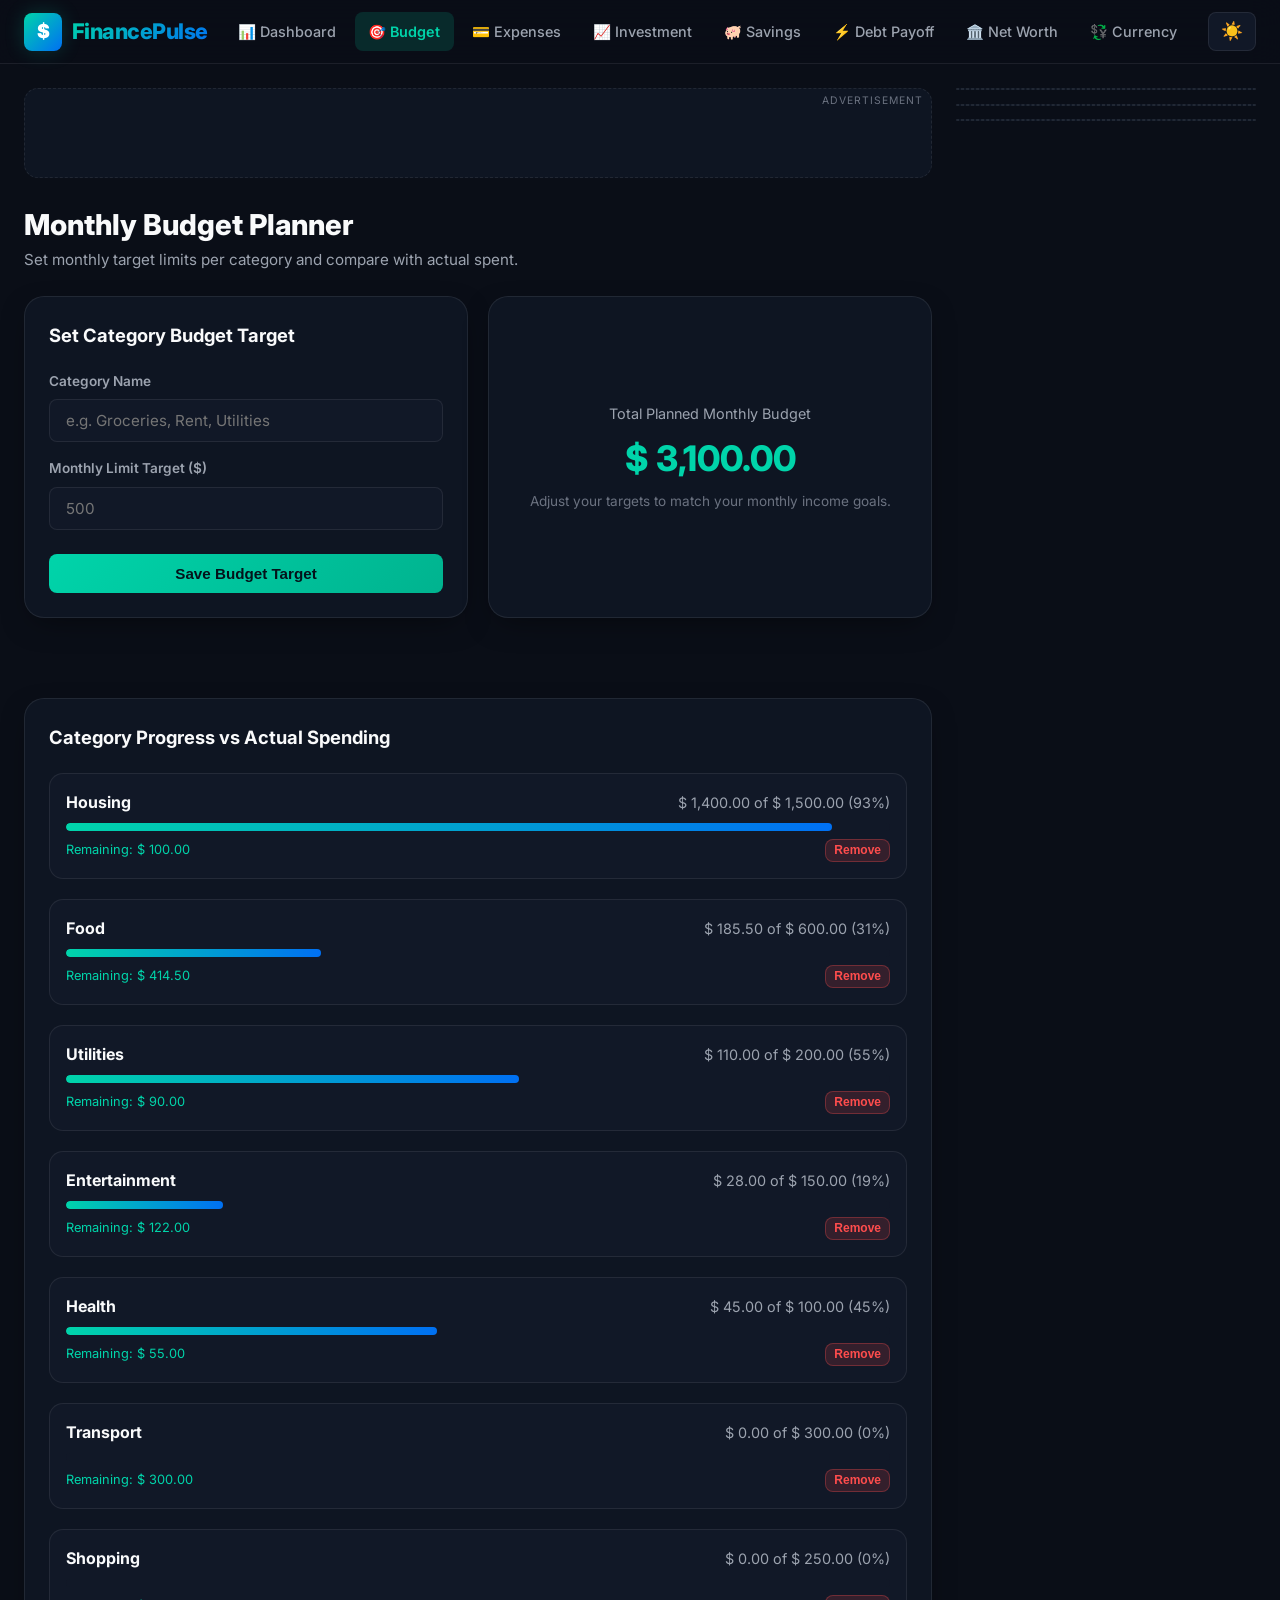
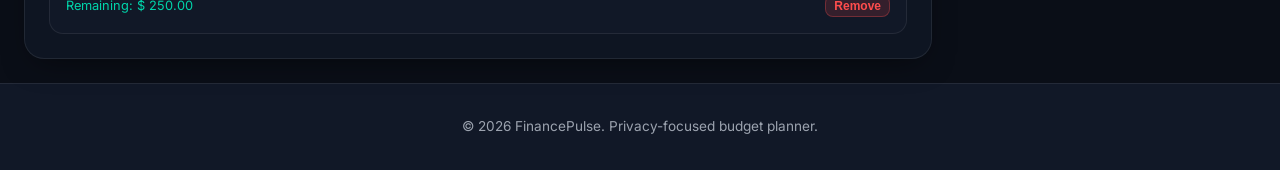
<file: budget.html>
<!DOCTYPE html>
<html lang="en" data-theme="dark">
<head>
  <meta charset="UTF-8">
  <meta name="google-adsense-account" content="ca-pub-3658285354001217">
  <script async src="https://pagead2.googlesyndication.com/pagead/js/adsbygoogle.js?client=ca-pub-3658285354001217" crossorigin="anonymous"></script>
  <meta name="viewport" content="width=device-width, initial-scale=1.0">
  <title>Budget Planner — FinancePulse</title>
  <meta name="description" content="Free monthly budget planner tool. Set spending limits per category, track actual expenses, and stop overspending today.">
  
  <link rel="icon" href="assets/favicon.svg" type="image/svg+xml">
  <link rel="preconnect" href="https://fonts.googleapis.com">
  <link rel="preconnect" href="https://fonts.gstatic.com" crossorigin>
  <link href="https://fonts.googleapis.com/css2?family=Inter:wght@300;400;500;600;700;800&display=swap" rel="stylesheet">
  
  <link rel="stylesheet" href="css/style.css">
</head>
<body>

  <!-- NAVBAR -->
  <nav class="navbar">
    <div class="nav-container">
      <a href="index.html" class="brand">
        <div class="brand-icon">$</div>
        <span>FinancePulse</span>
      </a>
      
      <ul class="nav-links">
        <li><a href="index.html" class="nav-link">📊 Dashboard</a></li>
        <li><a href="budget.html" class="nav-link active">🎯 Budget</a></li>
        <li><a href="expenses.html" class="nav-link">💳 Expenses</a></li>
        <li><a href="investment.html" class="nav-link">📈 Investment</a></li>
        <li><a href="savings.html" class="nav-link">🐖 Savings</a></li>
        <li><a href="debt.html" class="nav-link">⚡ Debt Payoff</a></li>
        <li><a href="networth.html" class="nav-link">🏛️ Net Worth</a></li>
        <li><a href="currency.html" class="nav-link">💱 Currency</a></li>
      </ul>

      <button id="theme-toggle" class="theme-toggle" title="Toggle Light/Dark Theme">☀️</button>
    </div>
  </nav>

  <!-- MAIN WRAPPER -->
  <div class="main-wrapper">
    <main class="content-area">
      
      <div class="ad-slot" style="padding: 0; min-height: 90px;">
        <ins class="adsbygoogle"
             style="display:block"
             data-ad-client="ca-pub-3658285354001217"
             data-ad-slot="3446849978"
             data-ad-format="auto"
             data-full-width-responsive="true"></ins>
        <script>
             (adsbygoogle = window.adsbygoogle || []).push({});
        </script>
      </div>

      <div>
        <h1 style="font-size: 1.8rem; font-weight: 800;">Monthly Budget Planner</h1>
        <p style="color: var(--text-secondary); font-size: 0.95rem;">Set monthly target limits per category and compare with actual spent.</p>
      </div>

      <div class="grid-2">
        <!-- Add/Edit Category Budget Form -->
        <div class="card">
          <div class="card-header">
            <h2 class="card-title">Set Category Budget Target</h2>
          </div>
          <form id="budget-form">
            <div class="form-group">
              <label class="form-label">Category Name</label>
              <input type="text" id="budget-category" class="form-control" placeholder="e.g. Groceries, Rent, Utilities" required>
            </div>
            <div class="form-group">
              <label class="form-label">Monthly Limit Target ($)</label>
              <input type="number" id="budget-target" class="form-control" placeholder="500" min="1" step="any" required>
            </div>
            <button type="submit" class="btn btn-primary" style="width: 100%; margin-top: 0.5rem;">Save Budget Target</button>
          </form>
        </div>

        <!-- Summary -->
        <div class="card" style="display: flex; flex-direction: column; justify-content: center;">
          <div style="text-align: center;">
            <div style="font-size: 0.9rem; color: var(--text-secondary);">Total Planned Monthly Budget</div>
            <div id="total-planned-budget" style="font-size: 2.2rem; font-weight: 800; color: var(--emerald); margin: 0.3rem 0;">$0.00</div>
            <p style="font-size: 0.85rem; color: var(--text-muted);">Adjust your targets to match your monthly income goals.</p>
          </div>
        </div>
      </div>

      <!-- MULTIPLEX AD UNIT -->
      <div style="margin: 1rem 0;">
        <ins class="adsbygoogle"
             style="display:block"
             data-ad-format="autorelaxed"
             data-ad-client="ca-pub-3658285354001217"
             data-ad-slot="4600501192"></ins>
        <script>
             (adsbygoogle = window.adsbygoogle || []).push({});
        </script>
      </div>

      <!-- BUDGET CATEGORY PROGRESS LIST -->
      <div class="card">
        <div class="card-header">
          <h2 class="card-title">Category Progress vs Actual Spending</h2>
        </div>
        <div id="budget-progress-container" style="display: flex; flex-direction: column; gap: 1.25rem;">
          <!-- Dynamically populated -->
        </div>
      </div>

    </main>

    <aside class="sidebar-area">
      <div class="sidebar-ad-stack">
        <div class="ad-slot sidebar-ad-unit" style="padding: 0; min-height: auto;">
          <ins class="adsbygoogle"
               style="display:block"
               data-ad-client="ca-pub-3658285354001217"
               data-ad-slot="3446849978"
               data-ad-format="auto"
               data-full-width-responsive="true"></ins>
          <script>
               (adsbygoogle = window.adsbygoogle || []).push({});
          </script>
        </div>
        <div class="ad-slot sidebar-ad-unit" style="padding: 0; min-height: auto;">
          <ins class="adsbygoogle"
               style="display:block"
               data-ad-client="ca-pub-3658285354001217"
               data-ad-slot="3446849978"
               data-ad-format="auto"
               data-full-width-responsive="true"></ins>
          <script>
               (adsbygoogle = window.adsbygoogle || []).push({});
          </script>
        </div>
        <div class="ad-slot sidebar-ad-unit" style="padding: 0; min-height: auto;">
          <ins class="adsbygoogle"
               style="display:block"
               data-ad-client="ca-pub-3658285354001217"
               data-ad-slot="3446849978"
               data-ad-format="auto"
               data-full-width-responsive="true"></ins>
          <script>
               (adsbygoogle = window.adsbygoogle || []).push({});
          </script>
        </div>
      </div>
    </aside>
  </div>

  <footer class="footer">
    <div class="footer-container">
      <p>© 2026 FinancePulse. Privacy-focused budget planner.</p>
    </div>
  </footer>

  <script src="js/app.js"></script>
  <script>
    document.addEventListener('DOMContentLoaded', () => {
      const form = document.getElementById('budget-form');
      
      function renderBudgets() {
        const budgets = DataManager.get(STORAGE_KEYS.BUDGETS) || {};
        const transactions = DataManager.get(STORAGE_KEYS.TRANSACTIONS) || [];

        // Calculate spending per category
        const spentMap = {};
        transactions.forEach(t => {
          if (t.type === 'expense') {
            spentMap[t.category] = (spentMap[t.category] || 0) + Number(t.amount);
          }
        });

        let totalPlanned = 0;
        const container = document.getElementById('budget-progress-container');
        const entries = Object.entries(budgets);

        if (entries.length === 0) {
          container.innerHTML = '<p style="color: var(--text-muted);">No budget targets set yet.</p>';
          document.getElementById('total-planned-budget').innerText = '$0.00';
          return;
        }

        container.innerHTML = entries.map(([category, target]) => {
          totalPlanned += Number(target);
          const spent = spentMap[category] || 0;
          const pct = Math.min(100, Math.round((spent / target) * 100));
          const isOver = spent > target;

          return `
            <div style="background: var(--bg-secondary); padding: 1rem; border-radius: var(--radius-md); border: 1px solid var(--border-color);">
              <div style="display: flex; justify-content: space-between; align-items: center; margin-bottom: 0.4rem;">
                <span style="font-weight: 700; font-size: 1rem;">${category}</span>
                <span style="font-size: 0.9rem; color: ${isOver ? 'var(--rose)' : 'var(--text-secondary)'};">
                  ${DataManager.formatCurrency(spent)} of ${DataManager.formatCurrency(target)} (${pct}%)
                </span>
              </div>
              <div class="progress-bar">
                <div class="progress-fill" style="width: ${pct}%; background: ${isOver ? 'var(--rose)' : 'linear-gradient(90deg, var(--emerald), var(--blue))'};"></div>
              </div>
              <div style="display: flex; justify-content: space-between; align-items: center; margin-top: 0.4rem; font-size: 0.8rem;">
                <span style="color: ${isOver ? 'var(--rose)' : 'var(--emerald)'};">
                  ${isOver ? 'Over by ' + DataManager.formatCurrency(spent - target) : 'Remaining: ' + DataManager.formatCurrency(target - spent)}
                </span>
                <button onclick="deleteBudget('${category}')" class="btn btn-danger" style="padding: 0.2rem 0.5rem; font-size: 0.75rem;">Remove</button>
              </div>
            </div>
          `;
        }).join('');

        document.getElementById('total-planned-budget').innerText = DataManager.formatCurrency(totalPlanned);
      }

      window.deleteBudget = function(cat) {
        const budgets = DataManager.get(STORAGE_KEYS.BUDGETS) || {};
        delete budgets[cat];
        DataManager.set(STORAGE_KEYS.BUDGETS, budgets);
        renderBudgets();
      };

      form.addEventListener('submit', (e) => {
        e.preventDefault();
        const cat = document.getElementById('budget-category').value.trim();
        const target = parseFloat(document.getElementById('budget-target').value);

        if (cat && target > 0) {
          const budgets = DataManager.get(STORAGE_KEYS.BUDGETS) || {};
          budgets[cat] = target;
          DataManager.set(STORAGE_KEYS.BUDGETS, budgets);
          form.reset();
          renderBudgets();
        }
      });

      renderBudgets();
    });
  </script>
</body>
</html>
</file>
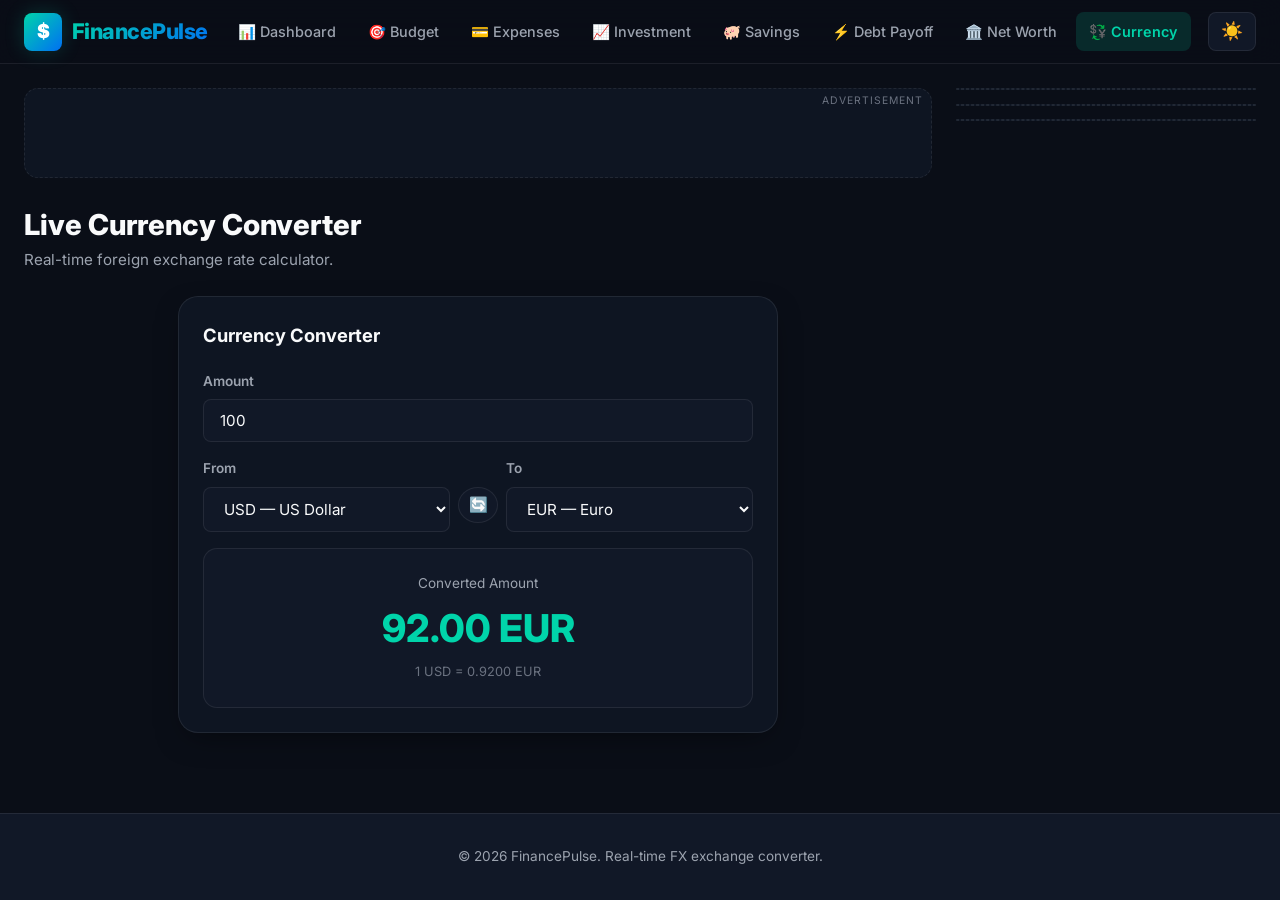
<file: currency.html>
<!DOCTYPE html>
<html lang="en" data-theme="dark">
<head>
  <meta charset="UTF-8">
  <meta name="google-adsense-account" content="ca-pub-3658285354001217">
  <script async src="https://pagead2.googlesyndication.com/pagead/js/adsbygoogle.js?client=ca-pub-3658285354001217" crossorigin="anonymous"></script>
  <meta name="viewport" content="width=device-width, initial-scale=1.0">
  <title>Live Currency Converter — FinancePulse</title>
  <meta name="description" content="Convert foreign currencies with live exchange rates. Free exchange rate calculator supporting USD, EUR, GBP, JPY, CAD, AUD, INR & more.">
  
  <link rel="icon" href="assets/favicon.svg" type="image/svg+xml">
  <link rel="preconnect" href="https://fonts.googleapis.com">
  <link rel="preconnect" href="https://fonts.gstatic.com" crossorigin>
  <link href="https://fonts.googleapis.com/css2?family=Inter:wght@300;400;500;600;700;800&display=swap" rel="stylesheet">
  
  <link rel="stylesheet" href="css/style.css">
</head>
<body>

  <!-- NAVBAR -->
  <nav class="navbar">
    <div class="nav-container">
      <a href="index.html" class="brand">
        <div class="brand-icon">$</div>
        <span>FinancePulse</span>
      </a>
      
      <ul class="nav-links">
        <li><a href="index.html" class="nav-link">📊 Dashboard</a></li>
        <li><a href="budget.html" class="nav-link">🎯 Budget</a></li>
        <li><a href="expenses.html" class="nav-link">💳 Expenses</a></li>
        <li><a href="investment.html" class="nav-link">📈 Investment</a></li>
        <li><a href="savings.html" class="nav-link">🐖 Savings</a></li>
        <li><a href="debt.html" class="nav-link">⚡ Debt Payoff</a></li>
        <li><a href="networth.html" class="nav-link">🏛️ Net Worth</a></li>
        <li><a href="currency.html" class="nav-link active">💱 Currency</a></li>
      </ul>

      <button id="theme-toggle" class="theme-toggle" title="Toggle Light/Dark Theme">☀️</button>
    </div>
  </nav>

  <!-- MAIN WRAPPER -->
  <div class="main-wrapper">
    <main class="content-area">
      
      <div class="ad-slot" style="padding: 0; min-height: 90px;">
        <ins class="adsbygoogle"
             style="display:block"
             data-ad-client="ca-pub-3658285354001217"
             data-ad-slot="3446849978"
             data-ad-format="auto"
             data-full-width-responsive="true"></ins>
        <script>
             (adsbygoogle = window.adsbygoogle || []).push({});
        </script>
      </div>

      <div>
        <h1 style="font-size: 1.8rem; font-weight: 800;">Live Currency Converter</h1>
        <p style="color: var(--text-secondary); font-size: 0.95rem;">Real-time foreign exchange rate calculator.</p>
      </div>

      <div class="card" style="max-width: 600px; margin: 0 auto; width: 100%;">
        <div class="card-header">
          <h2 class="card-title">Currency Converter</h2>
        </div>

        <form id="currency-form">
          <div class="form-group">
            <label class="form-label">Amount</label>
            <input type="number" id="curr-amount" class="form-control" value="100" min="0" step="any" required>
          </div>

          <div style="display: grid; grid-template-columns: 1fr 40px 1fr; gap: 0.5rem; align-items: center; margin: 1rem 0;">
            <div class="form-group" style="margin: 0;">
              <label class="form-label">From</label>
              <select id="curr-from" class="form-control">
                <option value="USD" selected>USD — US Dollar</option>
                <option value="EUR">EUR — Euro</option>
                <option value="GBP">GBP — British Pound</option>
                <option value="CAD">CAD — Canadian Dollar</option>
                <option value="AUD">AUD — Australian Dollar</option>
                <option value="JPY">JPY — Japanese Yen</option>
                <option value="INR">INR — Indian Rupee</option>
                <option value="CHF">CHF — Swiss Franc</option>
                <option value="CNY">CNY — Chinese Yuan</option>
              </select>
            </div>

            <button type="button" id="swap-btn" class="btn btn-secondary" style="padding: 0.5rem; border-radius: 50%; margin-top: 1.2rem;" title="Swap Currencies">🔄</button>

            <div class="form-group" style="margin: 0;">
              <label class="form-label">To</label>
              <select id="curr-to" class="form-control">
                <option value="USD">USD — US Dollar</option>
                <option value="EUR" selected>EUR — Euro</option>
                <option value="GBP">GBP — British Pound</option>
                <option value="CAD">CAD — Canadian Dollar</option>
                <option value="AUD">AUD — Australian Dollar</option>
                <option value="JPY">JPY — Japanese Yen</option>
                <option value="INR">INR — Indian Rupee</option>
                <option value="CHF">CHF — Swiss Franc</option>
                <option value="CNY">CNY — Chinese Yuan</option>
              </select>
            </div>
          </div>
        </form>

        <div style="background: var(--bg-secondary); padding: 1.5rem; border-radius: var(--radius-md); text-align: center; border: 1px solid var(--border-color); margin-top: 1rem;">
          <div style="font-size: 0.85rem; color: var(--text-secondary);">Converted Amount</div>
          <div id="converted-result" style="font-size: 2.4rem; font-weight: 800; color: var(--emerald); margin: 0.2rem 0;">0.00 EUR</div>
          <div id="rate-info" style="font-size: 0.8rem; color: var(--text-muted);">Fetching live exchange rate...</div>
        </div>
      </div>

      <!-- MULTIPLEX AD UNIT -->
      <div style="margin: 1rem 0;">
        <ins class="adsbygoogle"
             style="display:block"
             data-ad-format="autorelaxed"
             data-ad-client="ca-pub-3658285354001217"
             data-ad-slot="4600501192"></ins>
        <script>
             (adsbygoogle = window.adsbygoogle || []).push({});
        </script>
      </div>

    </main>

    <aside class="sidebar-area">
      <div class="sidebar-ad-stack">
        <div class="ad-slot sidebar-ad-unit" style="padding: 0; min-height: auto;">
          <ins class="adsbygoogle"
               style="display:block"
               data-ad-client="ca-pub-3658285354001217"
               data-ad-slot="3446849978"
               data-ad-format="auto"
               data-full-width-responsive="true"></ins>
          <script>
               (adsbygoogle = window.adsbygoogle || []).push({});
          </script>
        </div>
        <div class="ad-slot sidebar-ad-unit" style="padding: 0; min-height: auto;">
          <ins class="adsbygoogle"
               style="display:block"
               data-ad-client="ca-pub-3658285354001217"
               data-ad-slot="3446849978"
               data-ad-format="auto"
               data-full-width-responsive="true"></ins>
          <script>
               (adsbygoogle = window.adsbygoogle || []).push({});
          </script>
        </div>
        <div class="ad-slot sidebar-ad-unit" style="padding: 0; min-height: auto;">
          <ins class="adsbygoogle"
               style="display:block"
               data-ad-client="ca-pub-3658285354001217"
               data-ad-slot="3446849978"
               data-ad-format="auto"
               data-full-width-responsive="true"></ins>
          <script>
               (adsbygoogle = window.adsbygoogle || []).push({});
          </script>
        </div>
      </div>
    </aside>
  </div>

  <footer class="footer">
    <div class="footer-container">
      <p>© 2026 FinancePulse. Real-time FX exchange converter.</p>
    </div>
  </footer>

  <script src="js/app.js"></script>
  <script src="js/currency.js"></script>
  <script>
    document.addEventListener('DOMContentLoaded', async () => {
      let rates = await CurrencyAPI.getRates('USD');

      function updateConversion() {
        const amt = parseFloat(document.getElementById('curr-amount').value) || 0;
        const from = document.getElementById('curr-from').value;
        const to = document.getElementById('curr-to').value;

        const fromRate = rates[from] || 1;
        const toRate = rates[to] || 1;

        const converted = CurrencyAPI.convert(amt, fromRate, toRate);
        const singleRate = CurrencyAPI.convert(1, fromRate, toRate);

        document.getElementById('converted-result').innerText = `${converted.toLocaleString('en-US', { minimumFractionDigits: 2, maximumFractionDigits: 2 })} ${to}`;
        document.getElementById('rate-info').innerText = `1 ${from} = ${singleRate.toFixed(4)} ${to}`;
      }

      document.getElementById('curr-amount').addEventListener('input', updateConversion);
      document.getElementById('curr-from').addEventListener('change', updateConversion);
      document.getElementById('curr-to').addEventListener('change', updateConversion);

      document.getElementById('swap-btn').addEventListener('click', () => {
        const fromElem = document.getElementById('curr-from');
        const toElem = document.getElementById('curr-to');
        const temp = fromElem.value;
        fromElem.value = toElem.value;
        toElem.value = temp;
        updateConversion();
      });

      updateConversion();
    });
  </script>
</body>
</html>
</file>
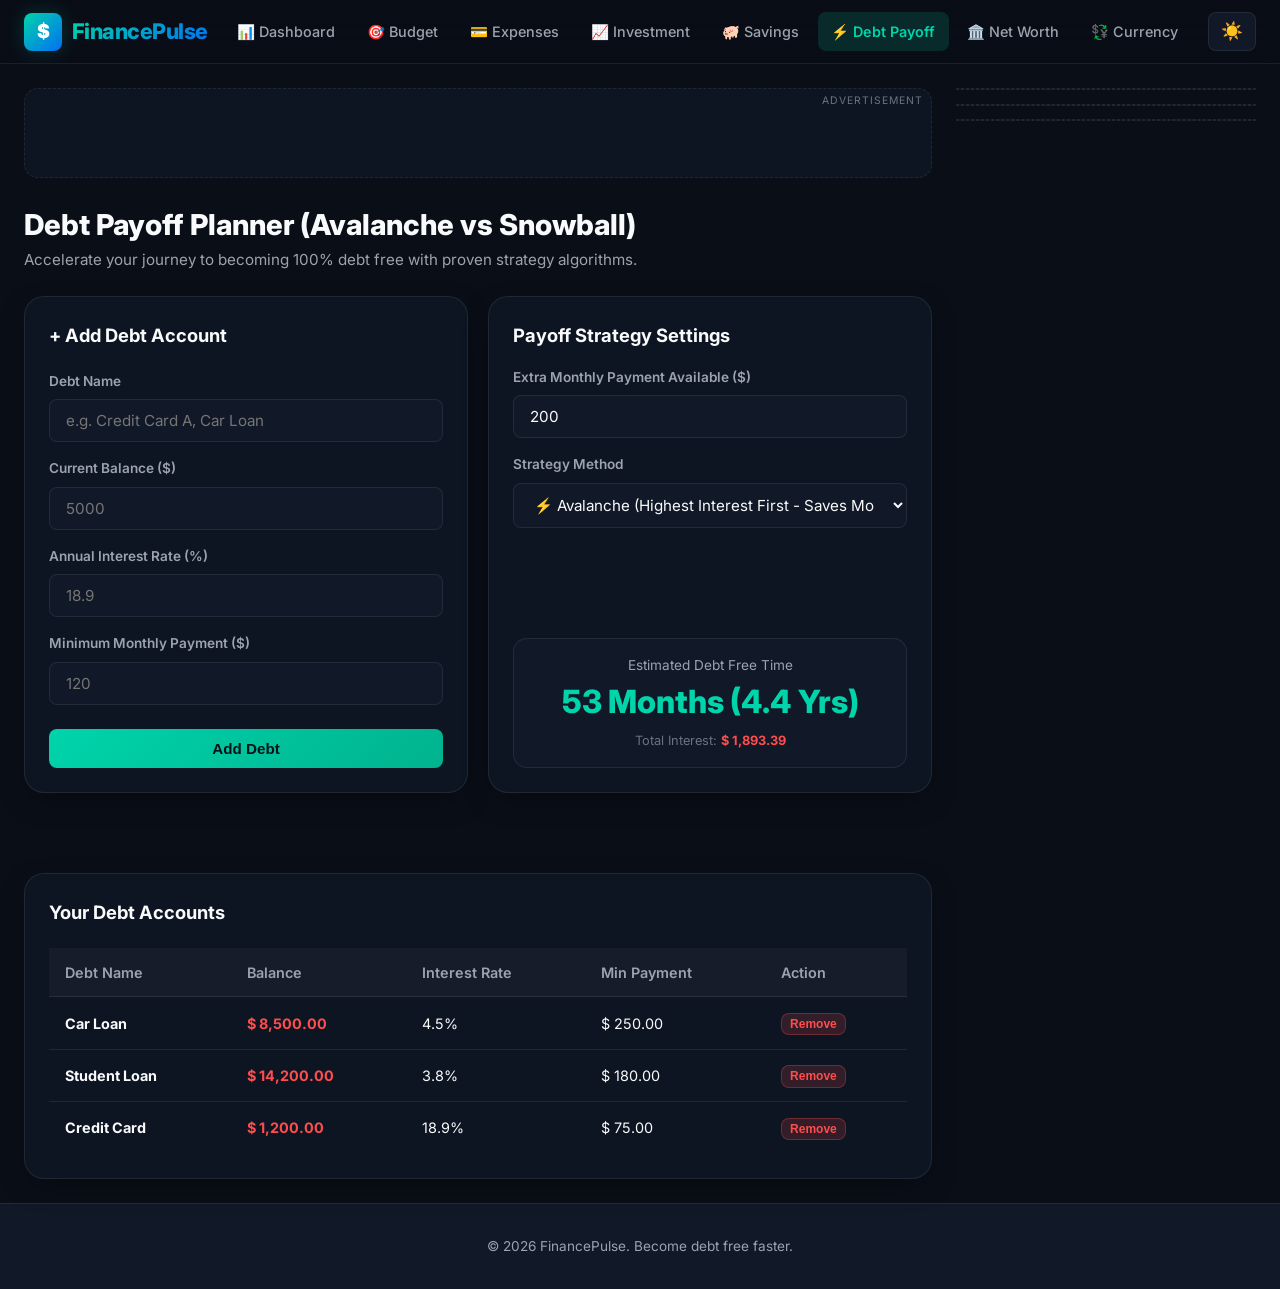
<file: debt.html>
<!DOCTYPE html>
<html lang="en" data-theme="dark">
<head>
  <meta charset="UTF-8">
  <meta name="google-adsense-account" content="ca-pub-3658285354001217">
  <script async src="https://pagead2.googlesyndication.com/pagead/js/adsbygoogle.js?client=ca-pub-3658285354001217" crossorigin="anonymous"></script>
  <meta name="viewport" content="width=device-width, initial-scale=1.0">
  <title>Debt Payoff Planner — FinancePulse</title>
  <meta name="description" content="Calculate your debt-free date using the Debt Avalanche or Debt Snowball strategy. Save thousands in interest fees.">
  
  <link rel="icon" href="assets/favicon.svg" type="image/svg+xml">
  <link rel="preconnect" href="https://fonts.googleapis.com">
  <link rel="preconnect" href="https://fonts.gstatic.com" crossorigin>
  <link href="https://fonts.googleapis.com/css2?family=Inter:wght@300;400;500;600;700;800&display=swap" rel="stylesheet">
  
  <link rel="stylesheet" href="css/style.css">
</head>
<body>

  <!-- NAVBAR -->
  <nav class="navbar">
    <div class="nav-container">
      <a href="index.html" class="brand">
        <div class="brand-icon">$</div>
        <span>FinancePulse</span>
      </a>
      
      <ul class="nav-links">
        <li><a href="index.html" class="nav-link">📊 Dashboard</a></li>
        <li><a href="budget.html" class="nav-link">🎯 Budget</a></li>
        <li><a href="expenses.html" class="nav-link">💳 Expenses</a></li>
        <li><a href="investment.html" class="nav-link">📈 Investment</a></li>
        <li><a href="savings.html" class="nav-link">🐖 Savings</a></li>
        <li><a href="debt.html" class="nav-link active">⚡ Debt Payoff</a></li>
        <li><a href="networth.html" class="nav-link">🏛️ Net Worth</a></li>
        <li><a href="currency.html" class="nav-link">💱 Currency</a></li>
      </ul>

      <button id="theme-toggle" class="theme-toggle" title="Toggle Light/Dark Theme">☀️</button>
    </div>
  </nav>

  <!-- MAIN WRAPPER -->
  <div class="main-wrapper">
    <main class="content-area">
      
      <div class="ad-slot" style="padding: 0; min-height: 90px;">
        <ins class="adsbygoogle"
             style="display:block"
             data-ad-client="ca-pub-3658285354001217"
             data-ad-slot="3446849978"
             data-ad-format="auto"
             data-full-width-responsive="true"></ins>
        <script>
             (adsbygoogle = window.adsbygoogle || []).push({});
        </script>
      </div>

      <div>
        <h1 style="font-size: 1.8rem; font-weight: 800;">Debt Payoff Planner (Avalanche vs Snowball)</h1>
        <p style="color: var(--text-secondary); font-size: 0.95rem;">Accelerate your journey to becoming 100% debt free with proven strategy algorithms.</p>
      </div>

      <div class="grid-2">
        <!-- ADD DEBT ITEM FORM -->
        <div class="card">
          <div class="card-header">
            <h2 class="card-title">+ Add Debt Account</h2>
          </div>
          <form id="debt-form">
            <div class="form-group">
              <label class="form-label">Debt Name</label>
              <input type="text" id="debt-name" class="form-control" placeholder="e.g. Credit Card A, Car Loan" required>
            </div>
            <div class="form-group">
              <label class="form-label">Current Balance ($)</label>
              <input type="number" id="debt-balance" class="form-control" placeholder="5000" min="1" step="any" required>
            </div>
            <div class="form-group">
              <label class="form-label">Annual Interest Rate (%)</label>
              <input type="number" id="debt-rate" class="form-control" placeholder="18.9" min="0" step="0.1" required>
            </div>
            <div class="form-group">
              <label class="form-label">Minimum Monthly Payment ($)</label>
              <input type="number" id="debt-min" class="form-control" placeholder="120" min="1" step="any" required>
            </div>
            <button type="submit" class="btn btn-primary" style="width: 100%; margin-top: 0.5rem;">Add Debt</button>
          </form>
        </div>

        <!-- SIMULATION CONFIG -->
        <div class="card" style="display: flex; flex-direction: column; justify-content: space-between;">
          <div>
            <h2 class="card-title" style="margin-bottom: 1rem;">Payoff Strategy Settings</h2>
            <div class="form-group">
              <label class="form-label">Extra Monthly Payment Available ($)</label>
              <input type="number" id="extra-payment" class="form-control" value="200" min="0" step="any">
            </div>
            <div class="form-group">
              <label class="form-label">Strategy Method</label>
              <select id="strategy-method" class="form-control">
                <option value="avalanche">⚡ Avalanche (Highest Interest First - Saves Most Money)</option>
                <option value="snowball">❄️ Snowball (Lowest Balance First - Quick Motivation Wins)</option>
              </select>
            </div>
          </div>

          <div style="background: var(--bg-secondary); padding: 1rem; border-radius: var(--radius-md); text-align: center; border: 1px solid var(--border-color);">
            <div style="font-size: 0.85rem; color: var(--text-secondary);">Estimated Debt Free Time</div>
            <div id="payoff-time" style="font-size: 2rem; font-weight: 800; color: var(--emerald);">0 Months</div>
            <div style="font-size: 0.8rem; color: var(--text-muted); margin-top: 0.2rem;">Total Interest: <span id="payoff-interest" style="color: var(--rose); font-weight: 700;">$0.00</span></div>
          </div>
        </div>
      </div>

      <!-- MULTIPLEX AD UNIT -->
      <div style="margin: 1rem 0;">
        <ins class="adsbygoogle"
             style="display:block"
             data-ad-format="autorelaxed"
             data-ad-client="ca-pub-3658285354001217"
             data-ad-slot="4600501192"></ins>
        <script>
             (adsbygoogle = window.adsbygoogle || []).push({});
        </script>
      </div>

      <!-- DEBTS LIST TABLE -->
      <div class="card">
        <div class="card-header">
          <h2 class="card-title">Your Debt Accounts</h2>
        </div>
        <div class="table-responsive">
          <table class="table">
            <thead>
              <tr>
                <th>Debt Name</th>
                <th>Balance</th>
                <th>Interest Rate</th>
                <th>Min Payment</th>
                <th>Action</th>
              </tr>
            </thead>
            <tbody id="debts-table-body">
              <!-- Dynamically populated -->
            </tbody>
          </table>
        </div>
      </div>

    </main>

    <aside class="sidebar-area">
      <div class="sidebar-ad-stack">
        <div class="ad-slot sidebar-ad-unit" style="padding: 0; min-height: auto;">
          <ins class="adsbygoogle"
               style="display:block"
               data-ad-client="ca-pub-3658285354001217"
               data-ad-slot="3446849978"
               data-ad-format="auto"
               data-full-width-responsive="true"></ins>
          <script>
               (adsbygoogle = window.adsbygoogle || []).push({});
          </script>
        </div>
        <div class="ad-slot sidebar-ad-unit" style="padding: 0; min-height: auto;">
          <ins class="adsbygoogle"
               style="display:block"
               data-ad-client="ca-pub-3658285354001217"
               data-ad-slot="3446849978"
               data-ad-format="auto"
               data-full-width-responsive="true"></ins>
          <script>
               (adsbygoogle = window.adsbygoogle || []).push({});
          </script>
        </div>
        <div class="ad-slot sidebar-ad-unit" style="padding: 0; min-height: auto;">
          <ins class="adsbygoogle"
               style="display:block"
               data-ad-client="ca-pub-3658285354001217"
               data-ad-slot="3446849978"
               data-ad-format="auto"
               data-full-width-responsive="true"></ins>
          <script>
               (adsbygoogle = window.adsbygoogle || []).push({});
          </script>
        </div>
      </div>
    </aside>
  </div>

  <footer class="footer">
    <div class="footer-container">
      <p>© 2026 FinancePulse. Become debt free faster.</p>
    </div>
  </footer>

  <script src="js/app.js"></script>
  <script src="js/calculators.js"></script>
  <script>
    document.addEventListener('DOMContentLoaded', () => {
      function renderDebtsAndSimulate() {
        const debts = DataManager.get(STORAGE_KEYS.DEBTS) || [];
        const tbody = document.getElementById('debts-table-body');

        if (debts.length === 0) {
          tbody.innerHTML = '<tr><td colspan="5" style="text-align: center; color: var(--text-muted);">No debts added yet. Congratulations!</td></tr>';
          document.getElementById('payoff-time').innerText = '0 Months';
          document.getElementById('payoff-interest').innerText = '$0.00';
          return;
        }

        tbody.innerHTML = debts.map(d => `
          <tr>
            <td><strong>${d.name}</strong></td>
            <td style="color: var(--rose); font-weight: 700;">${DataManager.formatCurrency(d.balance)}</td>
            <td>${d.rate}%</td>
            <td>${DataManager.formatCurrency(d.minPayment)}</td>
            <td>
              <button onclick="deleteDebt('${d.id}')" class="btn btn-danger" style="padding: 0.2rem 0.5rem; font-size: 0.75rem;">Remove</button>
            </td>
          </tr>
        `).join('');

        // Run simulation
        const extra = parseFloat(document.getElementById('extra-payment').value) || 0;
        const strategy = document.getElementById('strategy-method').value;

        const sim = Calculators.calculateDebtPayoff(debts, extra, strategy);

        document.getElementById('payoff-time').innerText = `${sim.totalMonths} Months (${sim.years} Yrs)`;
        document.getElementById('payoff-interest').innerText = DataManager.formatCurrency(sim.totalInterestPaid);
      }

      window.deleteDebt = function(id) {
        let debts = DataManager.get(STORAGE_KEYS.DEBTS) || [];
        debts = debts.filter(d => d.id !== id);
        DataManager.set(STORAGE_KEYS.DEBTS, debts);
        renderDebtsAndSimulate();
      };

      document.getElementById('debt-form').addEventListener('submit', (e) => {
        e.preventDefault();
        const name = document.getElementById('debt-name').value.trim();
        const balance = parseFloat(document.getElementById('debt-balance').value);
        const rate = parseFloat(document.getElementById('debt-rate').value);
        const minPayment = parseFloat(document.getElementById('debt-min').value);

        if (name && balance > 0) {
          const debts = DataManager.get(STORAGE_KEYS.DEBTS) || [];
          debts.push({ id: Date.now().toString(), name, balance, rate, minPayment });
          DataManager.set(STORAGE_KEYS.DEBTS, debts);
          e.target.reset();
          renderDebtsAndSimulate();
        }
      });

      document.getElementById('extra-payment').addEventListener('input', renderDebtsAndSimulate);
      document.getElementById('strategy-method').addEventListener('change', renderDebtsAndSimulate);

      renderDebtsAndSimulate();
    });
  </script>
</body>
</html>
</file>
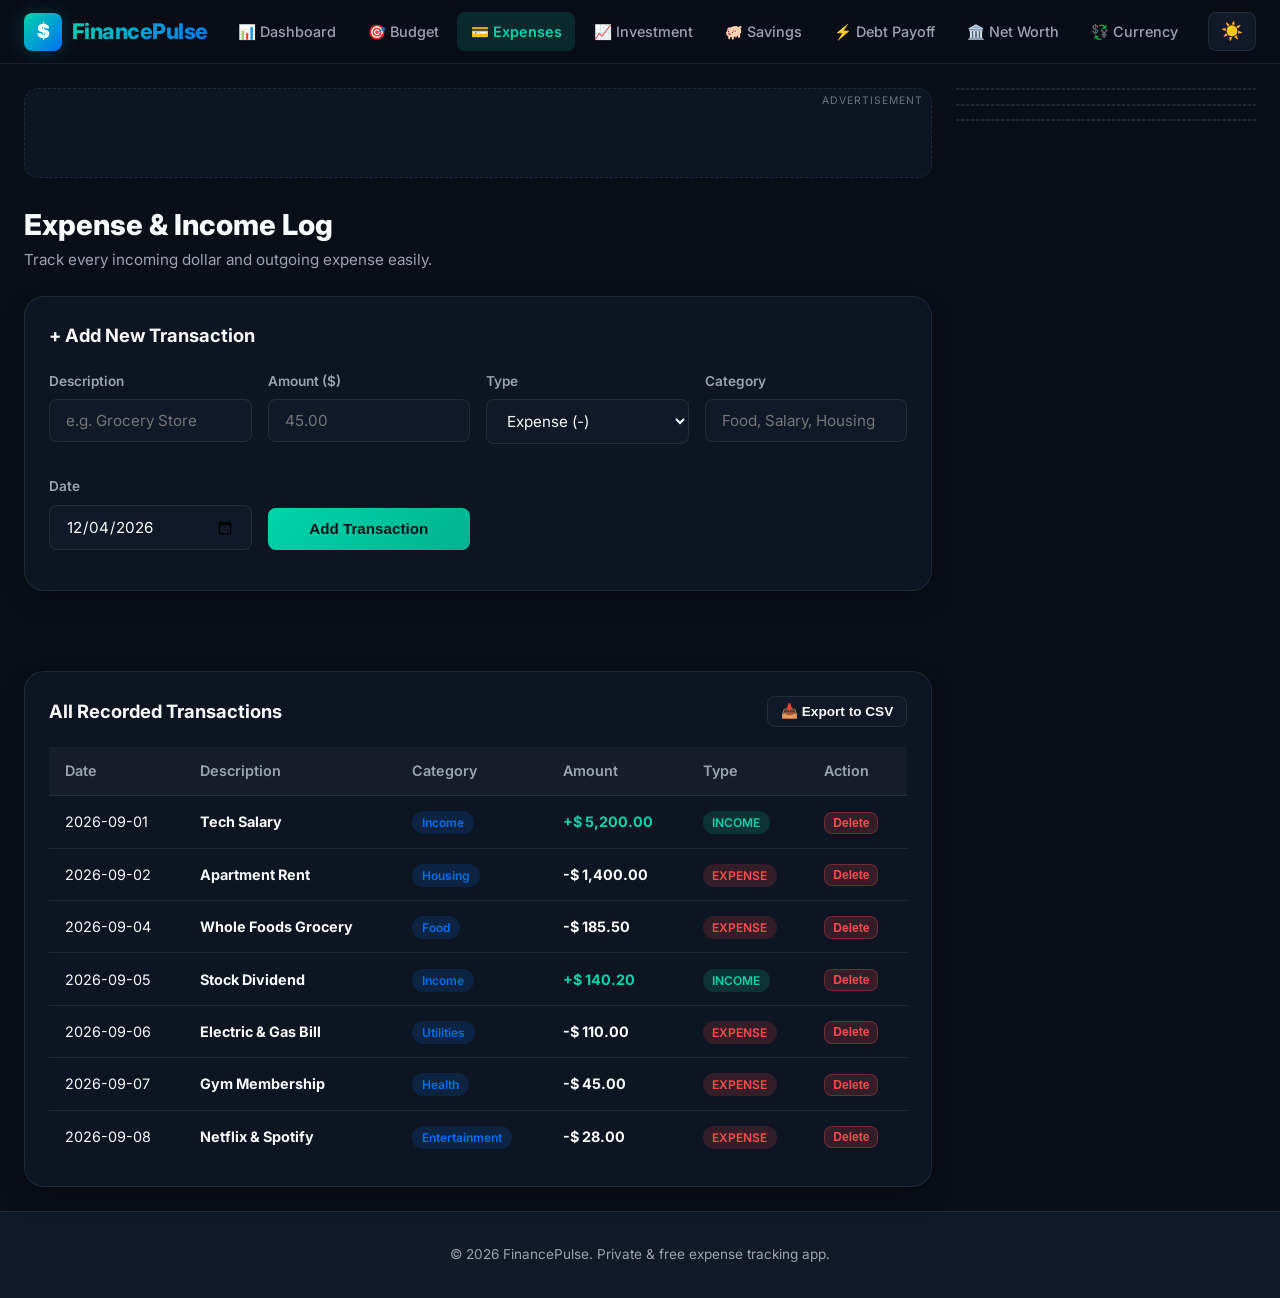
<file: expenses.html>
<!DOCTYPE html>
<html lang="en" data-theme="dark">
<head>
  <meta charset="UTF-8">
  <meta name="google-adsense-account" content="ca-pub-3658285354001217">
  <script async src="https://pagead2.googlesyndication.com/pagead/js/adsbygoogle.js?client=ca-pub-3658285354001217" crossorigin="anonymous"></script>
  <meta name="viewport" content="width=device-width, initial-scale=1.0">
  <title>Expense Tracker — FinancePulse</title>
  <meta name="description" content="Log daily expenses, filter transactions by category, and export your personal finance data to CSV instantly.">
  
  <link rel="icon" href="assets/favicon.svg" type="image/svg+xml">
  <link rel="preconnect" href="https://fonts.googleapis.com">
  <link rel="preconnect" href="https://fonts.gstatic.com" crossorigin>
  <link href="https://fonts.googleapis.com/css2?family=Inter:wght@300;400;500;600;700;800&display=swap" rel="stylesheet">
  
  <link rel="stylesheet" href="css/style.css">
</head>
<body>

  <!-- NAVBAR -->
  <nav class="navbar">
    <div class="nav-container">
      <a href="index.html" class="brand">
        <div class="brand-icon">$</div>
        <span>FinancePulse</span>
      </a>
      
      <ul class="nav-links">
        <li><a href="index.html" class="nav-link">📊 Dashboard</a></li>
        <li><a href="budget.html" class="nav-link">🎯 Budget</a></li>
        <li><a href="expenses.html" class="nav-link active">💳 Expenses</a></li>
        <li><a href="investment.html" class="nav-link">📈 Investment</a></li>
        <li><a href="savings.html" class="nav-link">🐖 Savings</a></li>
        <li><a href="debt.html" class="nav-link">⚡ Debt Payoff</a></li>
        <li><a href="networth.html" class="nav-link">🏛️ Net Worth</a></li>
        <li><a href="currency.html" class="nav-link">💱 Currency</a></li>
      </ul>

      <button id="theme-toggle" class="theme-toggle" title="Toggle Light/Dark Theme">☀️</button>
    </div>
  </nav>

  <!-- MAIN WRAPPER -->
  <div class="main-wrapper">
    <main class="content-area">
      
      <div class="ad-slot" style="padding: 0; min-height: 90px;">
        <ins class="adsbygoogle"
             style="display:block"
             data-ad-client="ca-pub-3658285354001217"
             data-ad-slot="3446849978"
             data-ad-format="auto"
             data-full-width-responsive="true"></ins>
        <script>
             (adsbygoogle = window.adsbygoogle || []).push({});
        </script>
      </div>

      <div>
        <h1 style="font-size: 1.8rem; font-weight: 800;">Expense & Income Log</h1>
        <p style="color: var(--text-secondary); font-size: 0.95rem;">Track every incoming dollar and outgoing expense easily.</p>
      </div>

      <!-- ADD TRANSACTION FORM -->
      <div class="card">
        <div class="card-header">
          <h2 class="card-title">+ Add New Transaction</h2>
        </div>
        <form id="tx-form" style="display: grid; grid-template-columns: repeat(auto-fit, minmax(180px, 1fr)); gap: 1rem;">
          <div class="form-group">
            <label class="form-label">Description</label>
            <input type="text" id="tx-desc" class="form-control" placeholder="e.g. Grocery Store" required>
          </div>
          <div class="form-group">
            <label class="form-label">Amount ($)</label>
            <input type="number" id="tx-amount" class="form-control" placeholder="45.00" step="any" required>
          </div>
          <div class="form-group">
            <label class="form-label">Type</label>
            <select id="tx-type" class="form-control">
              <option value="expense">Expense (-)</option>
              <option value="income">Income (+)</option>
            </select>
          </div>
          <div class="form-group">
            <label class="form-label">Category</label>
            <input type="text" id="tx-cat" class="form-control" placeholder="Food, Salary, Housing" required>
          </div>
          <div class="form-group">
            <label class="form-label">Date</label>
            <input type="date" id="tx-date" class="form-control" required>
          </div>
          <div class="form-group" style="justify-content: flex-end;">
            <button type="submit" class="btn btn-primary" style="height: 42px;">Add Transaction</button>
          </div>
        </form>
      </div>

      <!-- MULTIPLEX AD UNIT -->
      <div style="margin: 1rem 0;">
        <ins class="adsbygoogle"
             style="display:block"
             data-ad-format="autorelaxed"
             data-ad-client="ca-pub-3658285354001217"
             data-ad-slot="4600501192"></ins>
        <script>
             (adsbygoogle = window.adsbygoogle || []).push({});
        </script>
      </div>

      <!-- TRANSACTIONS LIST -->
      <div class="card">
        <div class="card-header">
          <h2 class="card-title">All Recorded Transactions</h2>
          <button id="export-csv" class="btn btn-secondary" style="padding: 0.4rem 0.8rem; font-size: 0.85rem;">📥 Export to CSV</button>
        </div>

        <div class="table-responsive">
          <table class="table">
            <thead>
              <tr>
                <th>Date</th>
                <th>Description</th>
                <th>Category</th>
                <th>Amount</th>
                <th>Type</th>
                <th>Action</th>
              </tr>
            </thead>
            <tbody id="tx-table-body">
              <!-- Dynamically populated -->
            </tbody>
          </table>
        </div>
      </div>

    </main>

    <aside class="sidebar-area">
      <div class="sidebar-ad-stack">
        <div class="ad-slot sidebar-ad-unit" style="padding: 0; min-height: auto;">
          <ins class="adsbygoogle"
               style="display:block"
               data-ad-client="ca-pub-3658285354001217"
               data-ad-slot="3446849978"
               data-ad-format="auto"
               data-full-width-responsive="true"></ins>
          <script>
               (adsbygoogle = window.adsbygoogle || []).push({});
          </script>
        </div>
        <div class="ad-slot sidebar-ad-unit" style="padding: 0; min-height: auto;">
          <ins class="adsbygoogle"
               style="display:block"
               data-ad-client="ca-pub-3658285354001217"
               data-ad-slot="3446849978"
               data-ad-format="auto"
               data-full-width-responsive="true"></ins>
          <script>
               (adsbygoogle = window.adsbygoogle || []).push({});
          </script>
        </div>
        <div class="ad-slot sidebar-ad-unit" style="padding: 0; min-height: auto;">
          <ins class="adsbygoogle"
               style="display:block"
               data-ad-client="ca-pub-3658285354001217"
               data-ad-slot="3446849978"
               data-ad-format="auto"
               data-full-width-responsive="true"></ins>
          <script>
               (adsbygoogle = window.adsbygoogle || []).push({});
          </script>
        </div>
      </div>
    </aside>
  </div>

  <footer class="footer">
    <div class="footer-container">
      <p>© 2026 FinancePulse. Private & free expense tracking app.</p>
    </div>
  </footer>

  <script src="js/app.js"></script>
  <script>
    document.addEventListener('DOMContentLoaded', () => {
      // Set default date to today
      document.getElementById('tx-date').value = new Date().toISOString().split('T')[0];

      function renderTransactions() {
        const list = DataManager.get(STORAGE_KEYS.TRANSACTIONS) || [];
        const tbody = document.getElementById('tx-table-body');

        if (list.length === 0) {
          tbody.innerHTML = '<tr><td colspan="6" style="text-align: center; color: var(--text-muted);">No transactions added yet.</td></tr>';
          return;
        }

        tbody.innerHTML = list.map(t => `
          <tr>
            <td>${t.date}</td>
            <td><strong>${t.description}</strong></td>
            <td><span class="badge badge-info">${t.category}</span></td>
            <td style="font-weight: 700; color: ${t.type === 'income' ? 'var(--emerald)' : 'var(--text-primary)'}">
              ${t.type === 'income' ? '+' : '-'}${DataManager.formatCurrency(t.amount)}
            </td>
            <td><span class="badge ${t.type === 'income' ? 'badge-success' : 'badge-danger'}">${t.type.toUpperCase()}</span></td>
            <td>
              <button onclick="deleteTx('${t.id}')" class="btn btn-danger" style="padding: 0.2rem 0.5rem; font-size: 0.75rem;">Delete</button>
            </td>
          </tr>
        `).join('');
      }

      window.deleteTx = function(id) {
        let list = DataManager.get(STORAGE_KEYS.TRANSACTIONS) || [];
        list = list.filter(t => t.id !== id);
        DataManager.set(STORAGE_KEYS.TRANSACTIONS, list);
        renderTransactions();
      };

      document.getElementById('tx-form').addEventListener('submit', (e) => {
        e.preventDefault();
        const desc = document.getElementById('tx-desc').value.trim();
        const amount = parseFloat(document.getElementById('tx-amount').value);
        const type = document.getElementById('tx-type').value;
        const category = document.getElementById('tx-cat').value.trim();
        const date = document.getElementById('tx-date').value;

        if (desc && amount > 0 && category && date) {
          const list = DataManager.get(STORAGE_KEYS.TRANSACTIONS) || [];
          list.unshift({ id: Date.now().toString(), description: desc, amount, type, category, date });
          DataManager.set(STORAGE_KEYS.TRANSACTIONS, list);
          e.target.reset();
          document.getElementById('tx-date').value = new Date().toISOString().split('T')[0];
          renderTransactions();
        }
      });

      // CSV Export feature
      document.getElementById('export-csv').addEventListener('click', () => {
        const list = DataManager.get(STORAGE_KEYS.TRANSACTIONS) || [];
        if (list.length === 0) return alert('No transactions to export.');

        let csv = 'ID,Date,Description,Category,Type,Amount\n';
        list.forEach(t => {
          csv += `"${t.id}","${t.date}","${t.description.replace(/"/g, '""')}","${t.category}","${t.type}",${t.amount}\n`;
        });

        const blob = new Blob([csv], { type: 'text/csv' });
        const url = URL.createObjectURL(blob);
        const a = document.createElement('a');
        a.href = url;
        a.download = 'financepulse_transactions.csv';
        a.click();
      });

      renderTransactions();
    });
  </script>
</body>
</html>
</file>
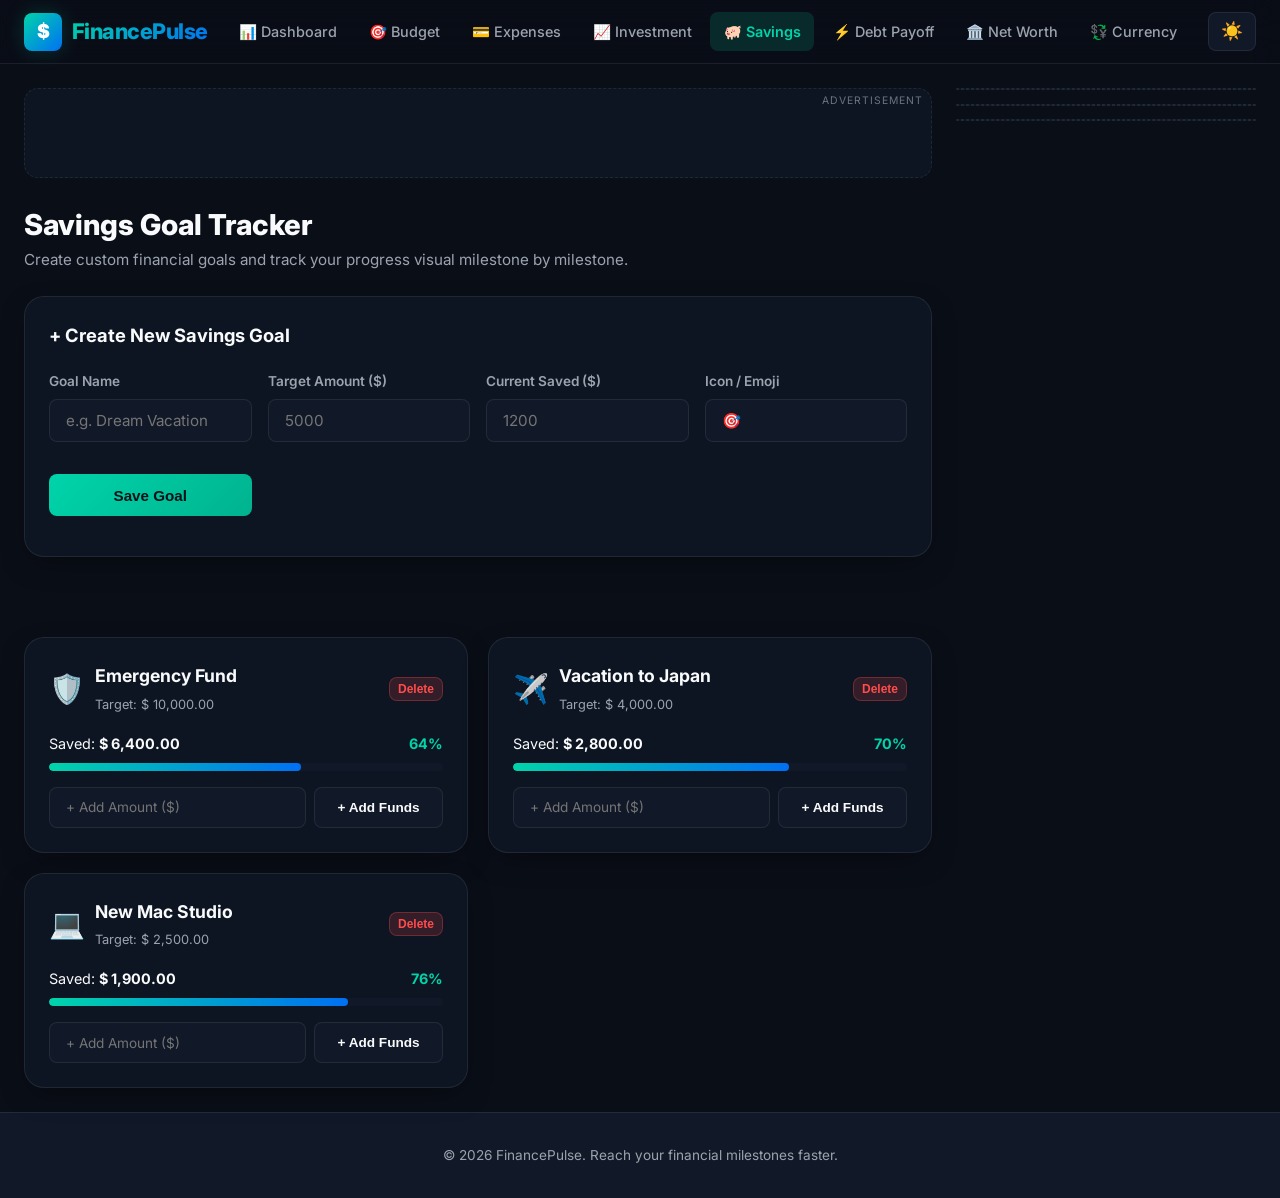
<file: savings.html>
<!DOCTYPE html>
<html lang="en" data-theme="dark">
<head>
  <meta charset="UTF-8">
  <meta name="google-adsense-account" content="ca-pub-3658285354001217">
  <script async src="https://pagead2.googlesyndication.com/pagead/js/adsbygoogle.js?client=ca-pub-3658285354001217" crossorigin="anonymous"></script>
  <meta name="viewport" content="width=device-width, initial-scale=1.0">
  <title>Savings Goal Tracker — FinancePulse</title>
  <meta name="description" content="Track multiple savings goals visually. Emergency fund, vacation, tech gadgets, or home down payment tracker.">
  
  <link rel="icon" href="assets/favicon.svg" type="image/svg+xml">
  <link rel="preconnect" href="https://fonts.googleapis.com">
  <link rel="preconnect" href="https://fonts.gstatic.com" crossorigin>
  <link href="https://fonts.googleapis.com/css2?family=Inter:wght@300;400;500;600;700;800&display=swap" rel="stylesheet">
  
  <link rel="stylesheet" href="css/style.css">
</head>
<body>

  <!-- NAVBAR -->
  <nav class="navbar">
    <div class="nav-container">
      <a href="index.html" class="brand">
        <div class="brand-icon">$</div>
        <span>FinancePulse</span>
      </a>
      
      <ul class="nav-links">
        <li><a href="index.html" class="nav-link">📊 Dashboard</a></li>
        <li><a href="budget.html" class="nav-link">🎯 Budget</a></li>
        <li><a href="expenses.html" class="nav-link">💳 Expenses</a></li>
        <li><a href="investment.html" class="nav-link">📈 Investment</a></li>
        <li><a href="savings.html" class="nav-link active">🐖 Savings</a></li>
        <li><a href="debt.html" class="nav-link">⚡ Debt Payoff</a></li>
        <li><a href="networth.html" class="nav-link">🏛️ Net Worth</a></li>
        <li><a href="currency.html" class="nav-link">💱 Currency</a></li>
      </ul>

      <button id="theme-toggle" class="theme-toggle" title="Toggle Light/Dark Theme">☀️</button>
    </div>
  </nav>

  <!-- MAIN WRAPPER -->
  <div class="main-wrapper">
    <main class="content-area">
      
      <div class="ad-slot" style="padding: 0; min-height: 90px;">
        <ins class="adsbygoogle"
             style="display:block"
             data-ad-client="ca-pub-3658285354001217"
             data-ad-slot="3446849978"
             data-ad-format="auto"
             data-full-width-responsive="true"></ins>
        <script>
             (adsbygoogle = window.adsbygoogle || []).push({});
        </script>
      </div>

      <div>
        <h1 style="font-size: 1.8rem; font-weight: 800;">Savings Goal Tracker</h1>
        <p style="color: var(--text-secondary); font-size: 0.95rem;">Create custom financial goals and track your progress visual milestone by milestone.</p>
      </div>

      <!-- CREATE NEW GOAL FORM -->
      <div class="card">
        <div class="card-header">
          <h2 class="card-title">+ Create New Savings Goal</h2>
        </div>
        <form id="savings-form" style="display: grid; grid-template-columns: repeat(auto-fit, minmax(180px, 1fr)); gap: 1rem;">
          <div class="form-group">
            <label class="form-label">Goal Name</label>
            <input type="text" id="savings-name" class="form-control" placeholder="e.g. Dream Vacation" required>
          </div>
          <div class="form-group">
            <label class="form-label">Target Amount ($)</label>
            <input type="number" id="savings-target" class="form-control" placeholder="5000" min="1" step="any" required>
          </div>
          <div class="form-group">
            <label class="form-label">Current Saved ($)</label>
            <input type="number" id="savings-current" class="form-control" placeholder="1200" min="0" step="any" required>
          </div>
          <div class="form-group">
            <label class="form-label">Icon / Emoji</label>
            <input type="text" id="savings-icon" class="form-control" placeholder="✈️, 🚗, 🏡, 🛡️" value="🎯">
          </div>
          <div class="form-group" style="justify-content: flex-end;">
            <button type="submit" class="btn btn-primary" style="height: 42px;">Save Goal</button>
          </div>
        </form>
      </div>

      <!-- MULTIPLEX AD UNIT -->
      <div style="margin: 1rem 0;">
        <ins class="adsbygoogle"
             style="display:block"
             data-ad-format="autorelaxed"
             data-ad-client="ca-pub-3658285354001217"
             data-ad-slot="4600501192"></ins>
        <script>
             (adsbygoogle = window.adsbygoogle || []).push({});
        </script>
      </div>

      <!-- GOALS CARDS CONTAINER -->
      <div id="goals-container" class="grid-2">
        <!-- Rendered dynamically -->
      </div>

    </main>

    <aside class="sidebar-area">
      <div class="sidebar-ad-stack">
        <div class="ad-slot sidebar-ad-unit" style="padding: 0; min-height: auto;">
          <ins class="adsbygoogle"
               style="display:block"
               data-ad-client="ca-pub-3658285354001217"
               data-ad-slot="3446849978"
               data-ad-format="auto"
               data-full-width-responsive="true"></ins>
          <script>
               (adsbygoogle = window.adsbygoogle || []).push({});
          </script>
        </div>
        <div class="ad-slot sidebar-ad-unit" style="padding: 0; min-height: auto;">
          <ins class="adsbygoogle"
               style="display:block"
               data-ad-client="ca-pub-3658285354001217"
               data-ad-slot="3446849978"
               data-ad-format="auto"
               data-full-width-responsive="true"></ins>
          <script>
               (adsbygoogle = window.adsbygoogle || []).push({});
          </script>
        </div>
        <div class="ad-slot sidebar-ad-unit" style="padding: 0; min-height: auto;">
          <ins class="adsbygoogle"
               style="display:block"
               data-ad-client="ca-pub-3658285354001217"
               data-ad-slot="3446849978"
               data-ad-format="auto"
               data-full-width-responsive="true"></ins>
          <script>
               (adsbygoogle = window.adsbygoogle || []).push({});
          </script>
        </div>
      </div>
    </aside>
  </div>

  <footer class="footer">
    <div class="footer-container">
      <p>© 2026 FinancePulse. Reach your financial milestones faster.</p>
    </div>
  </footer>

  <script src="js/app.js"></script>
  <script>
    document.addEventListener('DOMContentLoaded', () => {
      function renderGoals() {
        const goals = DataManager.get(STORAGE_KEYS.SAVINGS) || [];
        const container = document.getElementById('goals-container');

        if (goals.length === 0) {
          container.innerHTML = '<div class="card" style="grid-column: 1/-1; text-align: center; color: var(--text-muted);">No savings goals defined yet. Create your first goal above!</div>';
          return;
        }

        container.innerHTML = goals.map(goal => {
          const pct = Math.min(100, Math.round((goal.current / goal.target) * 100));
          return `
            <div class="card">
              <div style="display: flex; justify-content: space-between; align-items: center; margin-bottom: 1rem;">
                <div style="display: flex; align-items: center; gap: 0.6rem;">
                  <span style="font-size: 1.8rem;">${goal.icon || '🎯'}</span>
                  <div>
                    <h3 style="font-size: 1.1rem; font-weight: 700;">${goal.name}</h3>
                    <span style="font-size: 0.8rem; color: var(--text-secondary);">Target: ${DataManager.formatCurrency(goal.target)}</span>
                  </div>
                </div>
                <button onclick="deleteGoal('${goal.id}')" class="btn btn-danger" style="padding: 0.25rem 0.5rem; font-size: 0.75rem;">Delete</button>
              </div>

              <div style="display: flex; justify-content: space-between; font-size: 0.9rem; margin-bottom: 0.3rem;">
                <span>Saved: <strong>${DataManager.formatCurrency(goal.current)}</strong></span>
                <span style="color: var(--emerald); font-weight: 700;">${pct}%</span>
              </div>
              
              <div class="progress-bar">
                <div class="progress-fill" style="width: ${pct}%;"></div>
              </div>

              <div style="display: flex; gap: 0.5rem; margin-top: 1rem;">
                <input type="number" id="add-amt-${goal.id}" class="form-control" placeholder="+ Add Amount ($)" style="font-size: 0.85rem;" min="1" step="any">
                <button onclick="depositToGoal('${goal.id}')" class="btn btn-secondary" style="font-size: 0.85rem; white-space: nowrap;">+ Add Funds</button>
              </div>
            </div>
          `;
        }).join('');
      }

      window.deleteGoal = function(id) {
        let goals = DataManager.get(STORAGE_KEYS.SAVINGS) || [];
        goals = goals.filter(g => g.id !== id);
        DataManager.set(STORAGE_KEYS.SAVINGS, goals);
        renderGoals();
      };

      window.depositToGoal = function(id) {
        const input = document.getElementById(`add-amt-${id}`);
        const add = parseFloat(input.value);
        if (add > 0) {
          let goals = DataManager.get(STORAGE_KEYS.SAVINGS) || [];
          const g = goals.find(x => x.id === id);
          if (g) {
            g.current = (g.current || 0) + add;
            DataManager.set(STORAGE_KEYS.SAVINGS, goals);
            renderGoals();
          }
        }
      };

      document.getElementById('savings-form').addEventListener('submit', (e) => {
        e.preventDefault();
        const name = document.getElementById('savings-name').value.trim();
        const target = parseFloat(document.getElementById('savings-target').value);
        const current = parseFloat(document.getElementById('savings-current').value) || 0;
        const icon = document.getElementById('savings-icon').value.trim() || '🎯';

        if (name && target > 0) {
          const goals = DataManager.get(STORAGE_KEYS.SAVINGS) || [];
          goals.push({ id: Date.now().toString(), name, target, current, icon });
          DataManager.set(STORAGE_KEYS.SAVINGS, goals);
          e.target.reset();
          renderGoals();
        }
      });

      renderGoals();
    });
  </script>
</body>
</html>
</file>
<file: css/style.css>
/* ==========================================================================
   FINANCE PULSE — DESIGN SYSTEM & STYLESHEET
   ========================================================================== */

:root {
  --font-family: 'Inter', -apple-system, BlinkMacSystemFont, 'Segoe UI', Roboto, sans-serif;
  
  /* Color Palette - Dark Theme Defaults */
  --bg-primary: #0a0e17;
  --bg-secondary: #111827;
  --bg-card: rgba(17, 24, 39, 0.75);
  --bg-card-hover: rgba(31, 41, 55, 0.85);
  --border-color: rgba(255, 255, 255, 0.08);
  --border-glow: rgba(0, 212, 170, 0.25);
  
  /* Accent Colors */
  --emerald: #00d4aa;
  --emerald-glow: rgba(0, 212, 170, 0.15);
  --blue: #0070f3;
  --purple: #7928ca;
  --gold: #f5a623;
  --rose: #ff4d4d;
  
  /* Text Colors */
  --text-primary: #f9fafb;
  --text-secondary: #9ca3af;
  --text-muted: #6b7280;
  
  /* Spacing */
  --radius-sm: 8px;
  --radius-md: 14px;
  --radius-lg: 20px;
  --shadow-main: 0 10px 30px -10px rgba(0, 0, 0, 0.5);
  --shadow-glow: 0 0 20px rgba(0, 212, 170, 0.2);
  
  /* Transition */
  --transition: all 0.25s cubic-bezier(0.4, 0, 0.2, 1);
}

[data-theme="light"] {
  --bg-primary: #f3f4f6;
  --bg-secondary: #ffffff;
  --bg-card: rgba(255, 255, 255, 0.85);
  --bg-card-hover: #ffffff;
  --border-color: rgba(0, 0, 0, 0.08);
  --border-glow: rgba(0, 112, 243, 0.25);
  --text-primary: #111827;
  --text-secondary: #4b5563;
  --text-muted: #9ca3af;
  --shadow-main: 0 10px 30px -10px rgba(0, 0, 0, 0.08);
}

* {
  box-sizing: border-box;
  margin: 0;
  padding: 0;
}

body {
  font-family: var(--font-family);
  background-color: var(--bg-primary);
  color: var(--text-primary);
  line-height: 1.6;
  min-height: 100vh;
  display: flex;
  flex-direction: column;
  overflow-x: hidden;
}

/* ==========================================================================
   NAVIGATION BAR
   ========================================================================== */
.navbar {
  position: sticky;
  top: 0;
  z-index: 1000;
  background: rgba(10, 14, 23, 0.85);
  backdrop-filter: blur(16px);
  -webkit-backdrop-filter: blur(16px);
  border-bottom: 1px solid var(--border-color);
  padding: 0.75rem 1.5rem;
}

[data-theme="light"] .navbar {
  background: rgba(255, 255, 255, 0.85);
}

.nav-container {
  max-width: 1400px;
  margin: 0 auto;
  display: flex;
  align-items: center;
  justify-content: space-between;
  gap: 1rem;
}

.brand {
  display: flex;
  align-items: center;
  gap: 0.6rem;
  font-size: 1.35rem;
  font-weight: 800;
  color: var(--text-primary);
  text-decoration: none;
  letter-spacing: -0.5px;
}

.brand-icon {
  width: 38px;
  height: 38px;
  border-radius: var(--radius-sm);
  background: linear-gradient(135deg, var(--emerald), var(--blue));
  display: flex;
  align-items: center;
  justify-content: center;
  color: white;
  font-weight: 900;
  font-size: 1.2rem;
  box-shadow: var(--shadow-glow);
}

.brand span {
  background: linear-gradient(135deg, var(--emerald), var(--blue));
  -webkit-background-clip: text;
  -webkit-text-fill-color: transparent;
}

.nav-links {
  display: flex;
  align-items: center;
  gap: 0.3rem;
  list-style: none;
  overflow-x: auto;
  scrollbar-width: none;
}

.nav-links::-webkit-scrollbar {
  display: none;
}

.nav-link {
  display: flex;
  align-items: center;
  gap: 0.4rem;
  padding: 0.5rem 0.85rem;
  color: var(--text-secondary);
  text-decoration: none;
  font-weight: 500;
  font-size: 0.9rem;
  border-radius: var(--radius-sm);
  transition: var(--transition);
  white-space: nowrap;
}

.nav-link:hover, .nav-link.active {
  color: var(--text-primary);
  background: var(--emerald-glow);
}

.nav-link.active {
  color: var(--emerald);
  font-weight: 600;
}

.theme-toggle {
  background: var(--bg-secondary);
  border: 1px solid var(--border-color);
  color: var(--text-primary);
  padding: 0.5rem 0.75rem;
  border-radius: var(--radius-sm);
  cursor: pointer;
  font-size: 1.1rem;
  transition: var(--transition);
  display: flex;
  align-items: center;
}

.theme-toggle:hover {
  border-color: var(--emerald);
  transform: scale(1.05);
}

/* ==========================================================================
   LAYOUT STRUCTURE
   ========================================================================== */
.main-wrapper {
  max-width: 1400px;
  margin: 0 auto;
  width: 100%;
  padding: 1.5rem;
  display: grid;
  grid-template-columns: 1fr 300px;
  gap: 1.5rem;
  flex: 1;
}

@media (max-width: 1024px) {
  .main-wrapper {
    grid-template-columns: 1fr;
  }
}

.content-area {
  display: flex;
  flex-direction: column;
  gap: 1.5rem;
}

/* ==========================================================================
   ADSENSE STYLED SLOTS
   ========================================================================== */
.ad-slot {
  background: var(--bg-card);
  border: 1px dashed var(--border-color);
  border-radius: var(--radius-md);
  padding: 1rem;
  text-align: center;
  position: relative;
  overflow: hidden;
  display: flex;
  flex-direction: column;
  align-items: center;
  justify-content: center;
  min-height: 100px;
}

.ad-slot::before {
  content: 'ADVERTISEMENT';
  position: absolute;
  top: 4px;
  right: 8px;
  font-size: 0.65rem;
  color: var(--text-muted);
  letter-spacing: 1px;
}

.ad-placeholder-text {
  font-size: 0.85rem;
  color: var(--text-muted);
  font-style: italic;
}

.ad-grid-4 {
  display: grid;
  grid-template-columns: repeat(auto-fit, minmax(220px, 1fr));
  gap: 0.75rem;
  margin: 1rem 0;
}

.ad-slot-compact {
  min-height: 120px;
  padding: 0.75rem;
}

.sidebar-ad-stack {
  position: sticky;
  top: 80px;
  display: flex;
  flex-direction: column;
  gap: 0.85rem;
}

.sidebar-ad-unit {
  min-height: 180px;
}

/* ==========================================================================
   CARDS & DASHBOARD WIDGETS
   ========================================================================== */
.card {
  background: var(--bg-card);
  backdrop-filter: blur(12px);
  -webkit-backdrop-filter: blur(12px);
  border: 1px solid var(--border-color);
  border-radius: var(--radius-lg);
  padding: 1.5rem;
  box-shadow: var(--shadow-main);
  transition: var(--transition);
}

.card:hover {
  border-color: var(--border-glow);
}

.card-header {
  display: flex;
  align-items: center;
  justify-content: space-between;
  margin-bottom: 1.25rem;
}

.card-title {
  font-size: 1.15rem;
  font-weight: 700;
  display: flex;
  align-items: center;
  gap: 0.5rem;
}

.grid-3 {
  display: grid;
  grid-template-columns: repeat(auto-fit, minmax(240px, 1fr));
  gap: 1.25rem;
}

.grid-2 {
  display: grid;
  grid-template-columns: repeat(auto-fit, minmax(360px, 1fr));
  gap: 1.25rem;
}

@media (max-width: 640px) {
  .grid-2, .grid-3 {
    grid-template-columns: 1fr;
  }
}

/* Stat Cards */
.stat-card {
  display: flex;
  align-items: center;
  gap: 1rem;
}

.stat-icon {
  width: 50px;
  height: 50px;
  border-radius: var(--radius-md);
  display: flex;
  align-items: center;
  justify-content: center;
  font-size: 1.5rem;
  flex-shrink: 0;
}

.stat-icon.emerald { background: rgba(0, 212, 170, 0.15); color: var(--emerald); }
.stat-icon.blue { background: rgba(0, 112, 243, 0.15); color: var(--blue); }
.stat-icon.rose { background: rgba(255, 77, 77, 0.15); color: var(--rose); }
.stat-icon.gold { background: rgba(245, 166, 35, 0.15); color: var(--gold); }
.stat-icon.purple { background: rgba(121, 40, 202, 0.15); color: var(--purple); }

.stat-val {
  font-size: 1.6rem;
  font-weight: 800;
  line-height: 1.2;
  color: var(--text-primary);
}

.stat-label {
  font-size: 0.85rem;
  color: var(--text-secondary);
}

/* ==========================================================================
   FORMS & INPUTS
   ========================================================================== */
.form-group {
  margin-bottom: 1rem;
  display: flex;
  flex-direction: column;
  gap: 0.4rem;
}

.form-label {
  font-size: 0.85rem;
  font-weight: 600;
  color: var(--text-secondary);
}

.form-control {
  background: var(--bg-secondary);
  border: 1px solid var(--border-color);
  color: var(--text-primary);
  padding: 0.7rem 1rem;
  border-radius: var(--radius-sm);
  font-size: 0.95rem;
  font-family: inherit;
  transition: var(--transition);
  width: 100%;
}

.form-control:focus {
  outline: none;
  border-color: var(--emerald);
  box-shadow: 0 0 0 3px var(--emerald-glow);
}

.btn {
  display: inline-flex;
  align-items: center;
  justify-content: center;
  gap: 0.5rem;
  padding: 0.7rem 1.4rem;
  border-radius: var(--radius-sm);
  font-weight: 600;
  font-size: 0.95rem;
  cursor: pointer;
  border: none;
  transition: var(--transition);
  text-decoration: none;
}

.btn-primary {
  background: linear-gradient(135deg, var(--emerald), #00b38f);
  color: #04121a;
}

.btn-primary:hover {
  transform: translateY(-2px);
  box-shadow: 0 6px 20px rgba(0, 212, 170, 0.4);
}

.btn-secondary {
  background: var(--bg-secondary);
  color: var(--text-primary);
  border: 1px solid var(--border-color);
}

.btn-secondary:hover {
  border-color: var(--text-secondary);
}

.btn-danger {
  background: rgba(255, 77, 77, 0.15);
  color: var(--rose);
  border: 1px solid rgba(255, 77, 77, 0.3);
}

.btn-danger:hover {
  background: var(--rose);
  color: white;
}

/* ==========================================================================
   TABLES
   ========================================================================== */
.table-responsive {
  overflow-x: auto;
}

.table {
  width: 100%;
  border-collapse: collapse;
  text-align: left;
  font-size: 0.9rem;
}

.table th {
  background: rgba(255, 255, 255, 0.03);
  padding: 0.8rem 1rem;
  color: var(--text-secondary);
  font-weight: 600;
  border-bottom: 1px solid var(--border-color);
}

.table td {
  padding: 0.85rem 1rem;
  border-bottom: 1px solid var(--border-color);
  color: var(--text-primary);
}

.table tr:last-child td {
  border-bottom: none;
}

.badge {
  padding: 0.25rem 0.6rem;
  border-radius: 50px;
  font-size: 0.75rem;
  font-weight: 600;
}

.badge-success { background: rgba(0, 212, 170, 0.15); color: var(--emerald); }
.badge-danger { background: rgba(255, 77, 77, 0.15); color: var(--rose); }
.badge-info { background: rgba(0, 112, 243, 0.15); color: var(--blue); }

/* ==========================================================================
   FOOTER
   ========================================================================== */
.footer {
  background: var(--bg-secondary);
  border-top: 1px solid var(--border-color);
  padding: 2rem 1.5rem;
  margin-top: auto;
}

.footer-container {
  max-width: 1400px;
  margin: 0 auto;
  display: flex;
  flex-direction: column;
  gap: 1rem;
  align-items: center;
  text-align: center;
  color: var(--text-secondary);
  font-size: 0.85rem;
}

.footer-links {
  display: flex;
  gap: 1.5rem;
}

.footer-links a {
  color: var(--text-secondary);
  text-decoration: none;
}

.footer-links a:hover {
  color: var(--emerald);
}

/* ==========================================================================
   PROGRESS BARS
   ========================================================================== */
.progress-bar {
  width: 100%;
  height: 8px;
  background: var(--bg-secondary);
  border-radius: 10px;
  overflow: hidden;
  margin: 0.5rem 0;
}

.progress-fill {
  height: 100%;
  background: linear-gradient(90deg, var(--emerald), var(--blue));
  border-radius: 10px;
  transition: width 0.5s ease;
}
</file>
